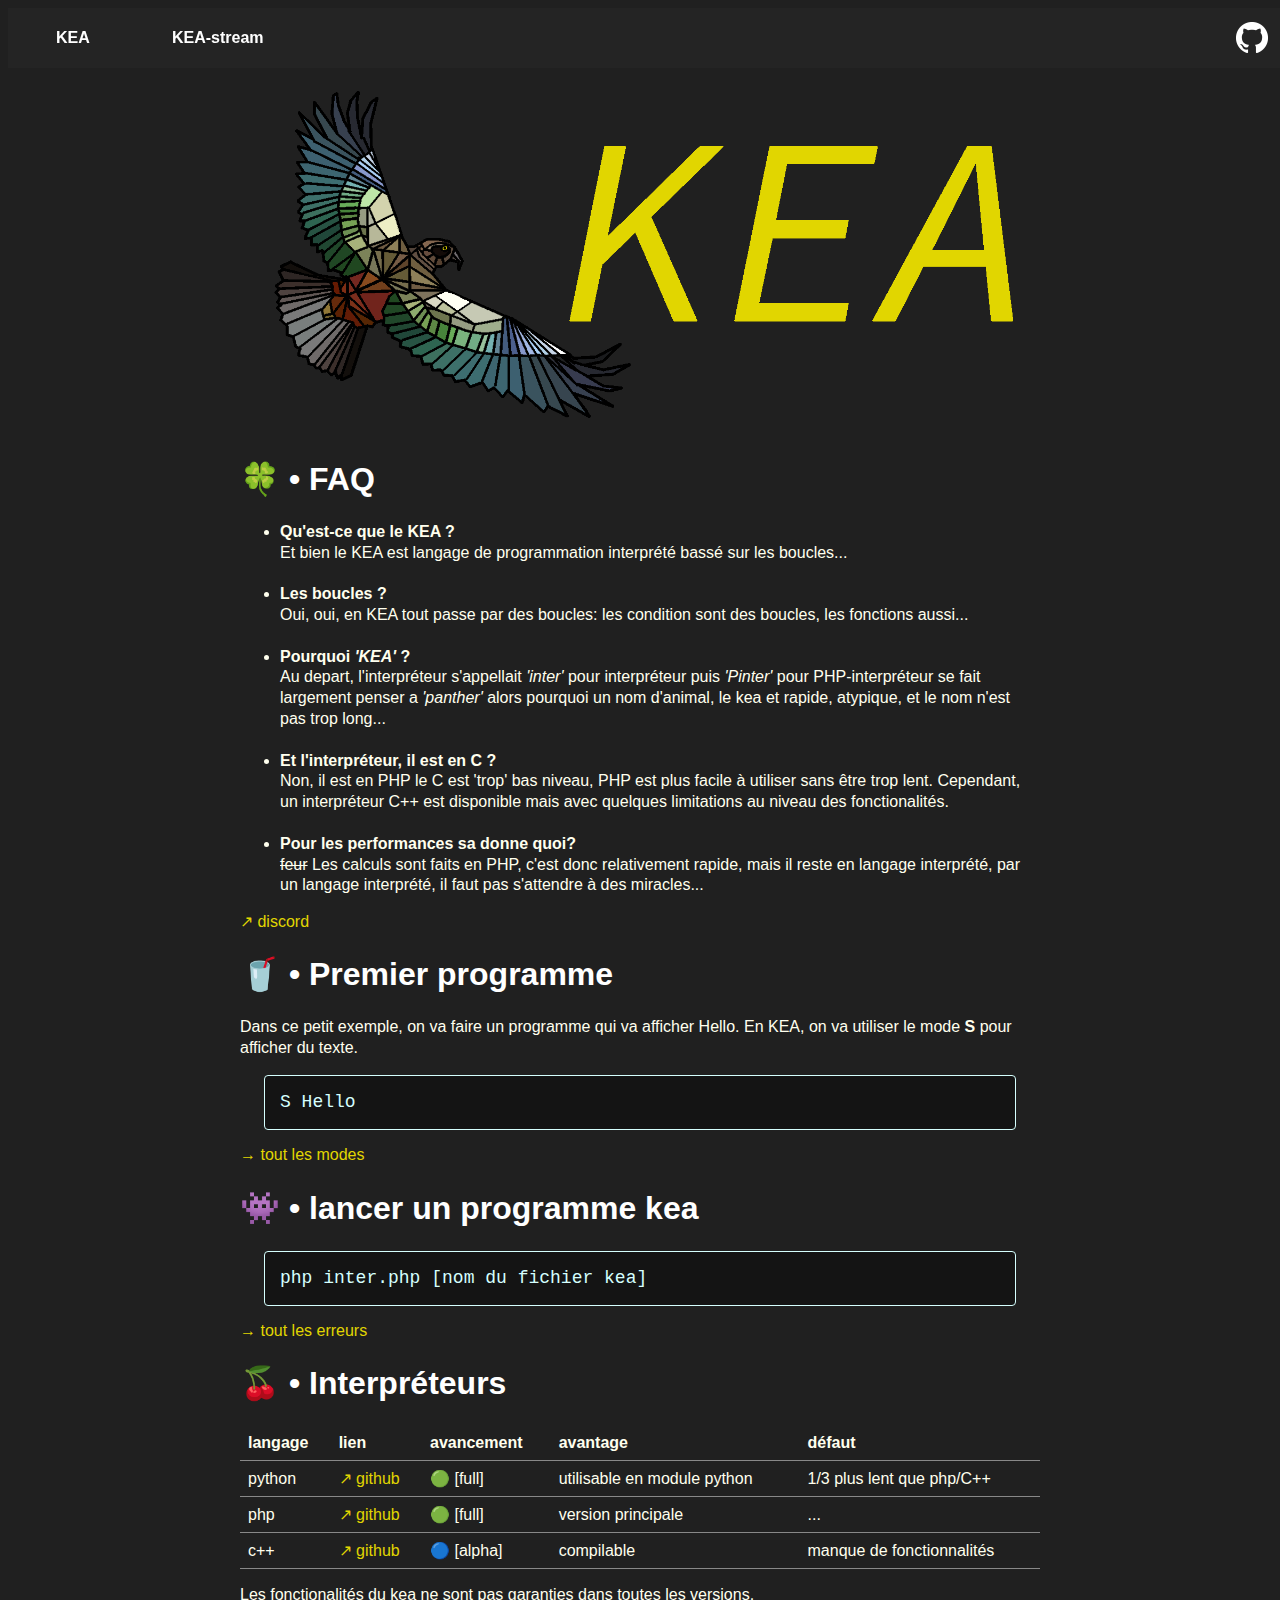
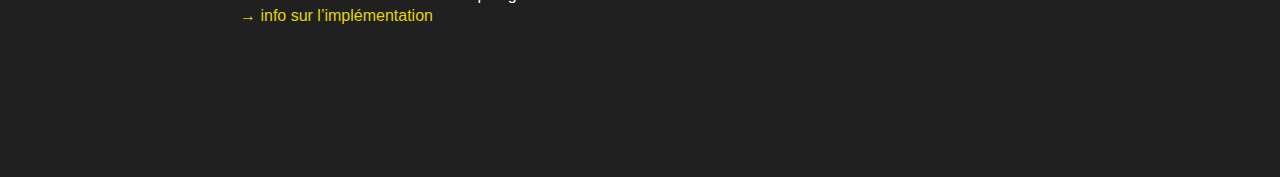
<file: index.html>
<head>
    <meta charset="utf-8">
    <title>🦅 • KEA - doc</title>
    <link rel="stylesheet" href="css/kea.css">
</head>

<body>
    <header>
            <nav>
                <ul class="menu">
                    <li><a href="https://kea-corp.github.io">KEA</a></li>
                    <li><a href="https://kea-corp.github.io/stream">KEA-stream</a></li>
                </ul>
            </nav>
            <a href="https://github.com/KEA-corp">
                <img src="img/github.png" alt="github" class="head_logo">
            </a>
    </header>

    <div class="div_center">
        <br><br>
        <p align="center">
            <img src="https://kea-corp.github.io/logo/kea.png" class="big_logo">
        </p>

        <h1>🍀 • FAQ</h1>
        
        <ul>
            <li>Qu'est-ce que le KEA ?</li>
            Et bien le KEA est langage de programmation interprété bassé
            sur les boucles...<br><br>
            
            <li>Les boucles ?</li>
            Oui, oui, en KEA tout passe par des boucles: les condition
            sont des boucles, les fonctions aussi...<br><br>
            
            <li>Pourquoi <i>'KEA'</i> ?</li>
            Au depart, l'interpréteur s'appellait <i>'inter'</i> pour interpréteur
            puis <i>'Pinter'</i> pour PHP-interpréteur se fait largement penser a
            <i>'panther'</i> alors pourquoi un nom d'animal, le kea et rapide,
            atypique, et le nom n'est pas trop long...<br><br>
            
            <li>Et l'interpréteur, il est en C ?</li>
            Non, il est en PHP le C est 'trop' bas niveau, PHP est plus facile
            à utiliser sans être trop lent. Cependant, un interpréteur C++ est
            disponible mais avec quelques limitations au niveau des fonctionalités.<br><br>
            
            <li>Pour les performances sa donne quoi?</li>
            <strike>feur</strike> Les calculs sont faits en PHP, c'est donc relativement
            rapide, mais il reste en langage interprété, par un langage interprété,
            il faut pas s'attendre à des miracles...
        </ul>
        
        <a href="http://pf4.ddns.net/discord">
            ↗ discord
        </a>
        
        <h1> 🥤 • Premier programme </h1>
        
        <p>
            Dans ce petit exemple, on va faire un programme qui va afficher Hello.
            En KEA, on va utiliser le mode <b>S</b> pour afficher du texte.
        </p>
        
        <div class="code">
            S Hello
        </div>
        
        <a href="https://kea-corp.github.io/doc/modes.html">
            → tout les modes
        </a>
        
        <h1> 👾 • lancer un programme kea </h1>
        
        <div class="code">
            php inter.php [nom du fichier kea]
        </div>
            
            <a href="https://kea-corp.github.io/doc/errors.html">
                → tout les erreurs
            </a>
            
            <h1> 🍒 • Interpréteurs </h1>
            
            <table>
                <tr>
                    <th>langage</th>
                    <th>lien</th>
                    <th>avancement</th>
                    <th>avantage</th>
                    <th>défaut</th>
                </tr>
                <tr>
                    <td>python</td>
                    <td>
                        <a href="https://github.com/KEA-corp/simple-py">
                            ↗ github
                        </a>
                </td>
                <td>🟢 [full]</td>
                <td>utilisable en module python</td>
                <td>1/3 plus lent que php/C++</td>
            </tr>
            <tr>
                <td>php</td>
                <td>
                    <a href="https://github.com/KEA-corp/KEA-php">
                        ↗ github
                    </a>
                </td>
                <td>🟢 [full]</td>
                <td>version principale</td>
                <td>...</td>
            </tr>
            <tr>
                <td>c++</td>
                <td>
                    <a href="https://github.com/KEA-corp/KEA-cpp">
                        ↗ github
                    </a>
                </td>
                <td>🔵 [alpha]</td>
                <td>compilable</td>
                <td>manque de fonctionnalités</td>
            </tr>
        </table>
        
        <p>
            Les fonctionalités du kea ne sont pas garanties dans toutes les versions.<br>
            <a href="https://kea-corp.github.io/doc/implemented.html">
                → info sur l’implémentation
            </a>
        </p>
    </div>
</body>
</file>
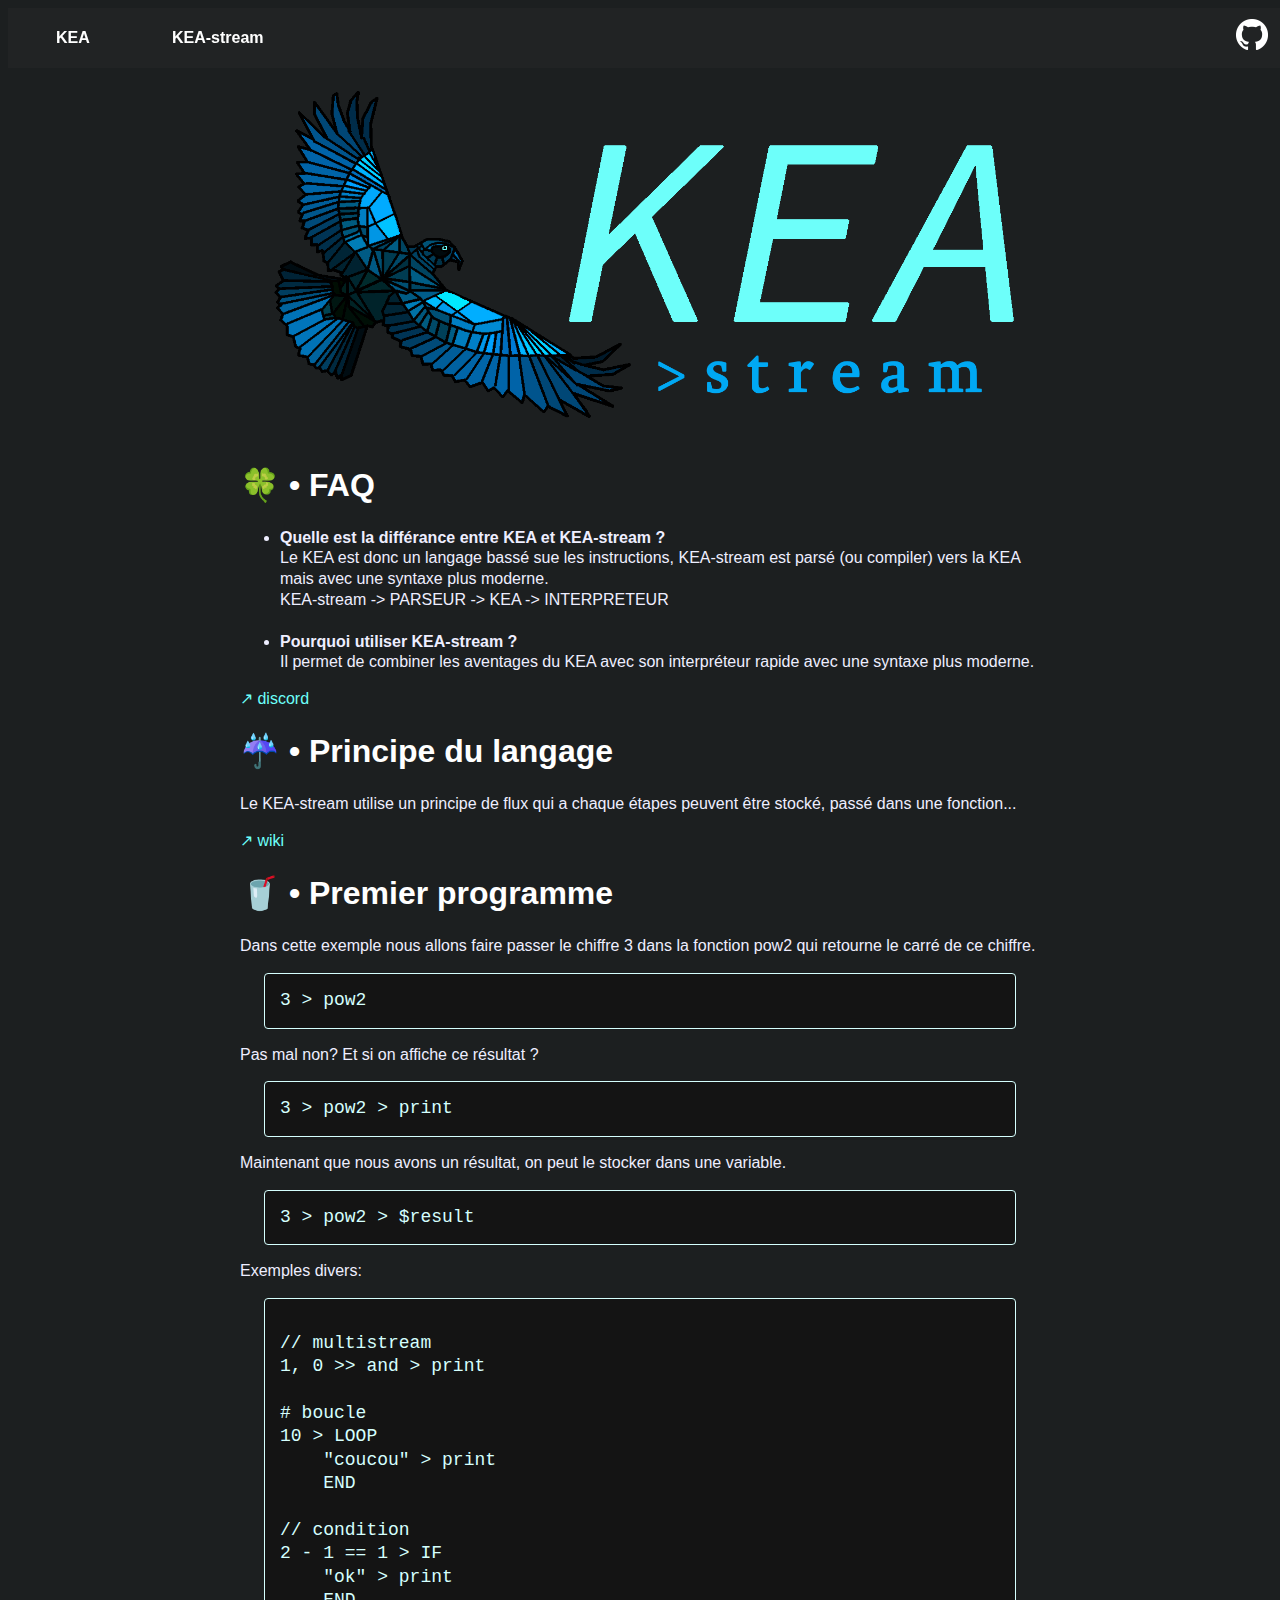
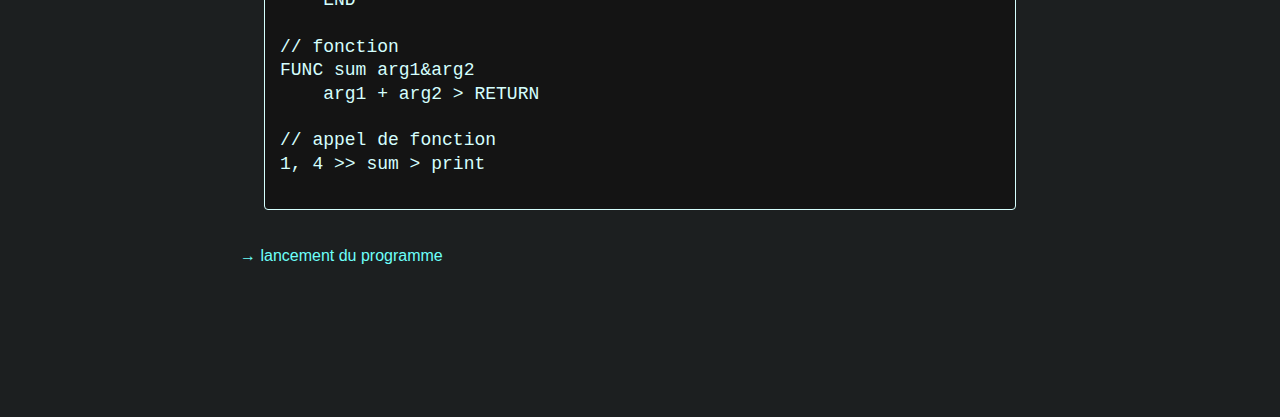
<file: stream/index.html>
<!DOCTYPE html>
<head>
    <meta charset="utf-8">
    <title>🦅 • KEA - doc</title>
    <link rel="stylesheet" href="../css/stream.css">
</head>

<body>
    <header>
            <nav>
                <ul class="menu">
                    <li><a href="https://kea-corp.github.io">KEA</a></li>
                    <li><a href="https://kea-corp.github.io/stream">KEA-stream</a></li>
                </ul>
            </nav>
            <a href="https://github.com/KEA-corp">
                <img src="../img/github.png" alt="github" class="head_logo">
            </a>
    </header>

    <div class="div_center">
        <br><br>
        <p align="center">
            <img src="https://kea-corp.github.io/logo/kea_stream.png" class="big_logo">
        </p>

        <h1>🍀 • FAQ </h1>
        
        <ul>
            <li>Quelle est la différance entre KEA et KEA-stream ?</li>
            Le KEA est donc un langage bassé sue les instructions, KEA-stream
            est parsé (ou compiler) vers la KEA mais avec une syntaxe
            plus moderne.<br>
            KEA-stream -> PARSEUR -> KEA -> INTERPRETEUR<br><br>

            <li>Pourquoi utiliser KEA-stream ?</li>
            Il permet de combiner les aventages du KEA avec son interpréteur rapide
            avec une syntaxe plus moderne.<br>
        </ul>

        <a href="http://pf4.ddns.net/discord">
            ↗ discord
        </a>

        <h1> ☔ • Principe du langage </h1>
        
        <p>
            Le KEA-stream utilise un principe de flux qui a chaque étapes peuvent être
            stocké, passé dans une fonction...
        </p>

        <a href="https://esolangs.org/wiki/KS">
            ↗ wiki
        </a>

        <h1> 🥤 • Premier programme </h1>
        
        <p>
            Dans cette exemple nous allons faire passer le chiffre 3 dans la fonction
            pow2 qui retourne le carré de ce chiffre.
        </p>
        <div class="code">
            3 > pow2
        </div>
        <p>
            Pas mal non? Et si on affiche ce résultat ?
        </p>
        <div class="code">
            3 > pow2 > print
        </div>
        <p>
            Maintenant que nous avons un résultat, on peut le stocker dans une variable.
        </p>
        <div class="code">
            3 > pow2 > $result
        </div>
        <p>
            Exemples divers: 
        </p>
        <div class="code">
<pre>
// multistream
1, 0 >> and > print

# boucle
10 > LOOP
    "coucou" > print
    END

// condition
2 - 1 == 1 > IF
    "ok" > print
    END

// fonction
FUNC sum arg1&arg2
    arg1 + arg2 > RETURN

// appel de fonction
1, 4 >> sum > print</pre>
        </div><br>
        <a href = "https://kea-corp.github.io/stream/commande.html">
            → lancement du programme
        </a>
    </div>
</body>
</file>
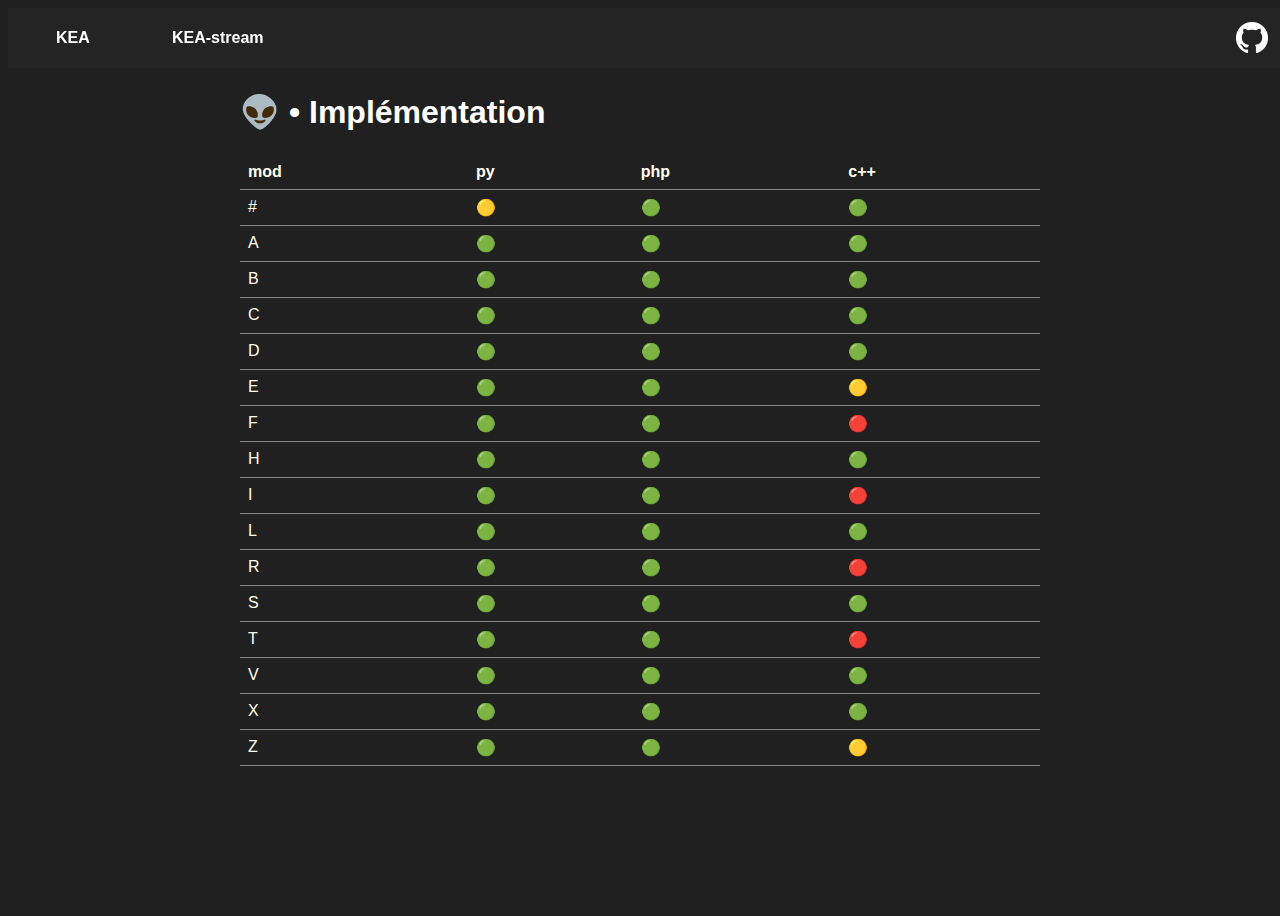
<file: doc/implemented.html>
<head>
    <meta charset="utf-8">
    <title>🦅 • KEA - Implémentation</title>
    <link rel="stylesheet" href="../css/kea.css">
</head>

<body>
    <header>
        <nav>
            <ul class="menu">
                <li><a href="https://kea-corp.github.io">KEA</a></li>
                <li><a href="https://kea-corp.github.io/stream">KEA-stream</a></li>
            </ul>
        </nav>
        <a href="https://github.com/KEA-corp">
            <img src="../img/github.png" alt="github" class="head_logo">
        </a>
    </header>

    <div class="div_center">
        <br><br>
        <br><h1> 👽 • Implémentation </h1>

        <table>
            <tr>
                <th>mod</th>
                <th>py</th>
                <th>php</th>
                <th>c++</th>
            </tr>
            <tr>
                <td>#</td>
                <td>🟡</td>
                <td>🟢</td>
                <td>🟢</td>
            </tr>
            <tr>
                <td>A</td>
                <td>🟢</td>
                <td>🟢</td>
                <td>🟢</td>
            </tr>
            <tr>
                <td>B</td>
                <td>🟢</td>
                <td>🟢</td>
                <td>🟢</td>
            </tr>
            <tr>
                <td>C</td>
                <td>🟢</td>
                <td>🟢</td>
                <td>🟢</td>
            </tr>
            <tr>
                <td>D</td>
                <td>🟢</td>
                <td>🟢</td>
                <td>🟢</td>
            </tr>
            <tr>
                <td>E</td>
                <td>🟢</td>
                <td>🟢</td>
                <td>🟡</td>
            </tr>
            <tr>
                <td>F</td>
                <td>🟢</td>
                <td>🟢</td>
                <td>🔴</td>
            </tr>
            <tr>
                <td>H</td>
                <td>🟢</td>
                <td>🟢</td>
                <td>🟢</td>
            </tr>
            <tr>
                <td>I</td>
                <td>🟢</td>
                <td>🟢</td>
                <td>🔴</td>
            </tr>
            <tr>
                <td>L</td>
                <td>🟢</td>
                <td>🟢</td>
                <td>🟢</td>
            </tr>
            <tr>
                <td>R</td>
                <td>🟢</td>
                <td>🟢</td>
                <td>🔴</td>
            </tr>
            <tr>
                <td>S</td>
                <td>🟢</td>
                <td>🟢</td>
                <td>🟢</td>
            </tr>
            <tr>
                <td>T</td>
                <td>🟢</td>
                <td>🟢</td>
                <td>🔴</td>
            </tr>
            <tr>
                <td>V</td>
                <td>🟢</td>
                <td>🟢</td>
                <td>🟢</td>
            </tr>
            <tr>
                <td>X</td>
                <td>🟢</td>
                <td>🟢</td>
                <td>🟢</td>
            </tr>
            <tr>
                <td>Z</td>
                <td>🟢</td>
                <td>🟢</td>
                <td>🟡</td>
            </tr>
        </table>
    </div>
</body>
</file>
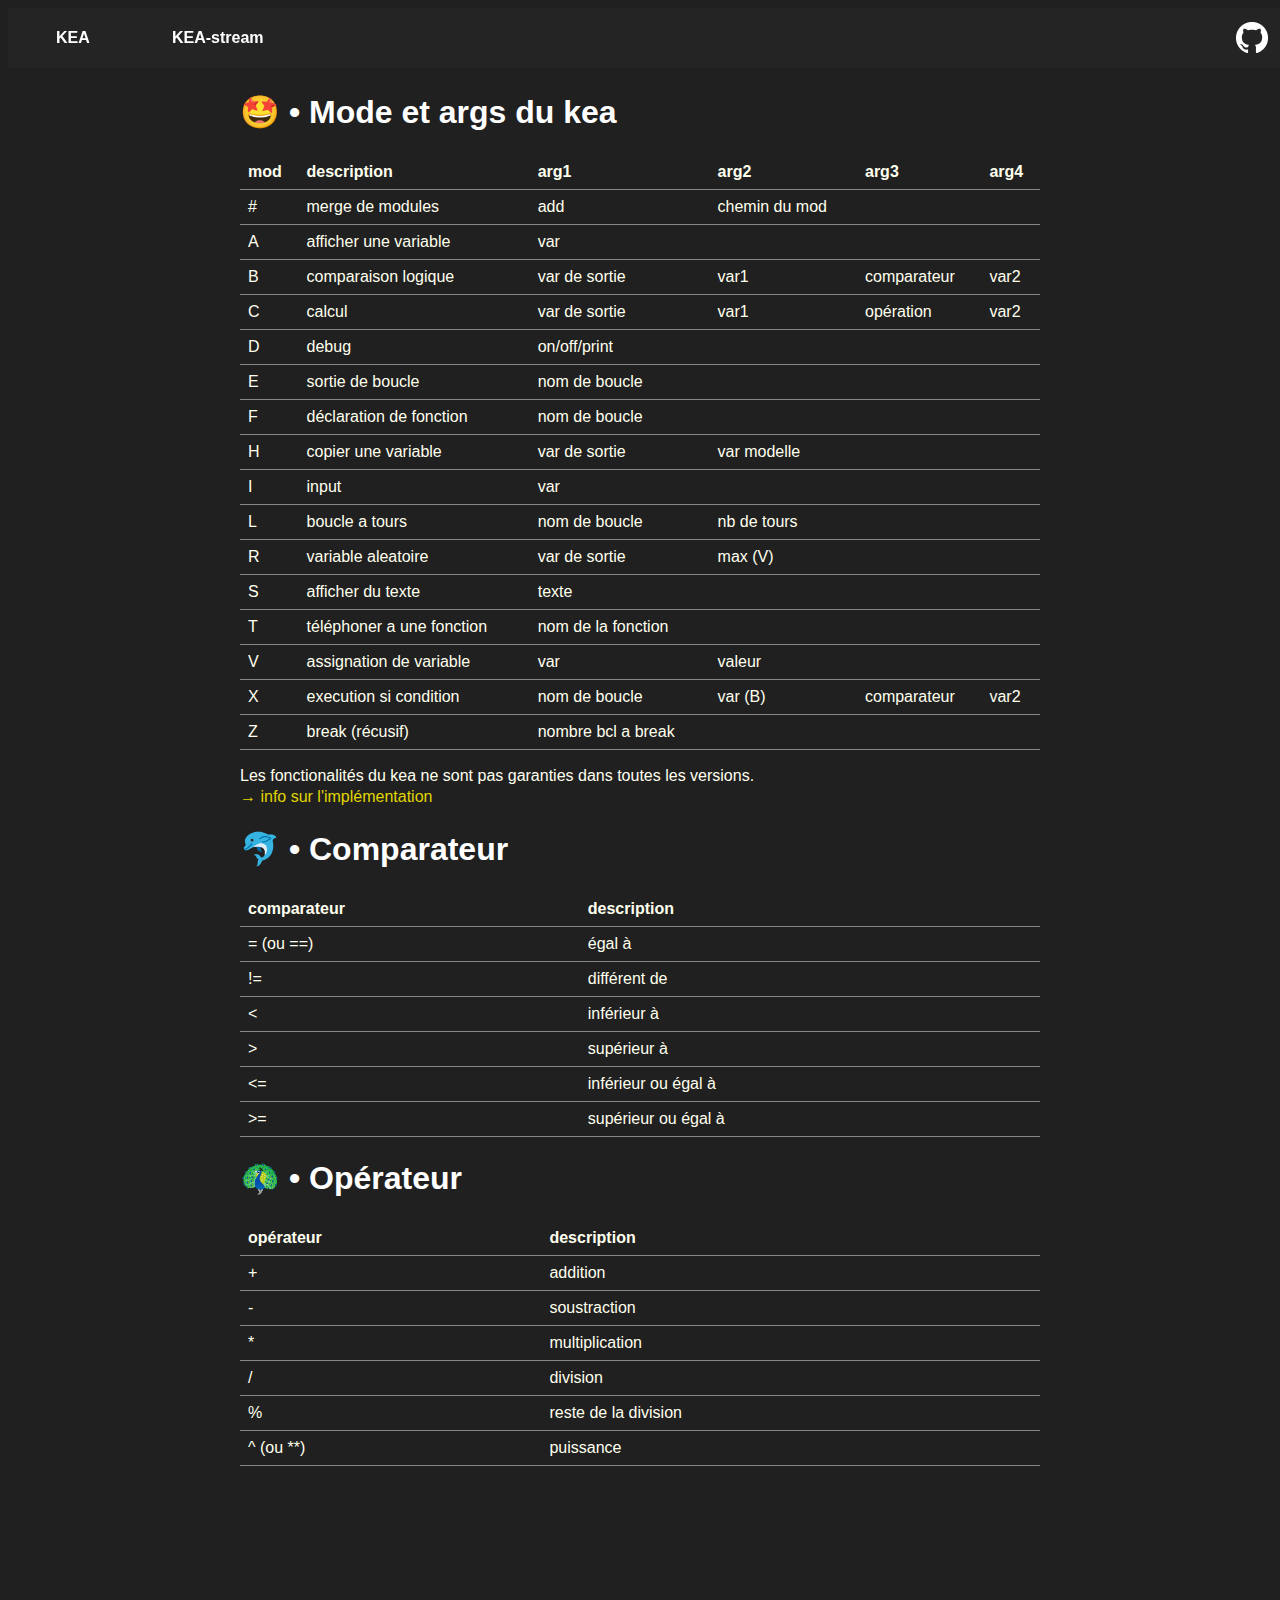
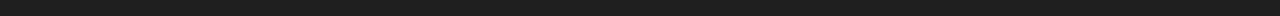
<file: doc/modes.html>
<head>
    <meta charset="utf-8">
    <title>🦅 • KEA - erreurs</title>
    <link rel="stylesheet" href="../css/kea.css">
</head>

<body>
    <header>
        <nav>
            <ul class="menu">
                <li><a href="https://kea-corp.github.io">KEA</a></li>
                <li><a href="https://kea-corp.github.io/stream">KEA-stream</a></li>
            </ul>
        </nav>
        <a href="https://github.com/KEA-corp">
            <img src="../img/github.png" alt="github" class="head_logo">
        </a>
    </header>

    <div class="div_center">
        <br><br>
        <br><h1> 🤩 • Mode et args du kea </h1>
        
        <table>
            <tr>
                <th>mod</th>
                <th>description</th>
                <th>arg1</th>
                <th>arg2</th>
                <th>arg3</th>
                <th>arg4</th>
            </tr>
            <tr>
                <td>#</td>
                <td>merge de modules</td>
                <td>add</td>
                <td>chemin du mod</td>
                <td></td>
                <td></td>
            </tr>
            <tr>
                <td>A</td>
                <td>afficher une variable</td>
                <td>var</td>
                <td></td>
                <td></td>
                <td></td>
            </tr>
            <tr>
                <td>B</td>
                <td>comparaison logique</td>
                <td>var de sortie</td>
                <td>var1</td>
                <td>comparateur</td>
                <td>var2</td>
            </tr>
            <tr>
                <td>C</td>
                <td>calcul</td>
                <td>var de sortie</td>
                <td>var1</td>
                <td>opération</td>
                <td>var2</td>
            </tr>
            <tr>
                <td>D</td>
                <td>debug</td>
                <td>on/off/print</td>
                <td></td>
                <td></td>
                <td></td>
            </tr>
            <tr>
                <td>E</td>
                <td>sortie de boucle</td>
                <td>nom de boucle</td>
                <td></td>
                <td></td>
                <td></td>
            </tr>
            <tr>
                <td>F</td>
                <td>déclaration de fonction</td>
                <td>nom de boucle</td>
                <td></td>
                <td></td>
                <td></td>
            </tr>
            <tr>
                <td>H</td>
                <td>copier une variable</td>
                <td>var de sortie</td>
                <td>var modelle</td>
                <td></td>
                <td></td>
            </tr>
            <tr>
                <td>I</td>
                <td>input</td>
                <td>var</td>
                <td></td>
                <td></td>
                <td></td>
            </tr>
            <tr>
                <td>L</td>
                <td>boucle a tours</td>
                <td>nom de boucle</td>
                <td>nb de tours</td>
                <td></td>
                <td></td>
            </tr>
            <tr>
                <td>R</td>
                <td>variable aleatoire</td>
                <td>var de sortie</td>
                <td>max (V)</td>
                <td></td>
                <td></td>
            </tr>
            <tr>
                <td>S</td>
                <td>afficher du texte</td>
                <td>texte</td>
                <td></td>
                <td></td>
                <td></td>
            </tr>
            <tr>
                <td>T</td>
                <td>téléphoner a une fonction</td>
                <td>nom de la fonction</td>
                <td></td>
                <td></td>
                <td></td>
            </tr>
            <tr>
                <td>V</td>
                <td>assignation de variable</td>
                <td>var</td>
                <td>valeur</td>
                <td></td>
                <td></td>
            </tr>
            <tr>
                <td>X</td>
                <td>execution si condition</td>
                <td>nom de boucle</td>
                <td>var (B)</td>
                <td>comparateur</td>
                <td>var2</td>
            </tr>
            <tr>
                <td>Z</td>
                <td>break (récusif)</td>
                <td>nombre bcl a break</td>
                <td></td>
                <td></td>
                <td></td>
            </tr>
        </table>

        <p>
            Les fonctionalités du kea ne sont pas garanties dans toutes les versions.<br>
            <a href="https://kea-corp.github.io/doc/implemented.html">
                → info sur l'implémentation
            </a>
        </p>

        <h1> 🐬 • Comparateur </h1>

        <table>

            <tr>
                <th>comparateur</th>
                <th>description</th>
            </tr>
            <tr>
                <td>= (ou ==)</td>
                <td>égal à</td>
            </tr>
            <tr>
                <td>!=</td>
                <td>différent de</td>
            </tr>
            <tr>
                <td><</td>
                <td>inférieur à</td>
            </tr>
            <tr>
                <td>></td>
                <td>supérieur à</td>
            </tr>
            <tr>
                <td><=</td>
                <td>inférieur ou égal à</td>
            </tr>
            <tr>
                <td>>=</td>
                <td>supérieur ou égal à</td>
            </tr>
        </table>

        <h1> 🦚 • Opérateur </h1>

        <table>

            <tr>
                <th>opérateur</th>
                <th>description</th>
            </tr>
            <tr>
                <td>+</td>
                <td>addition</td>
            </tr>
            <tr>
                <td>-</td>
                <td>soustraction</td>
            </tr>
            <tr>
                <td>*</td>
                <td>multiplication</td>
            </tr>
            <tr>
                <td>/</td>
                <td>division</td>
            </tr>
            <tr>
                <td>%</td>
                <td>reste de la division</td>
            </tr>
            <tr>
                <td>^ (ou **)</td>
                <td>puissance</td>
            </tr>
        </table>
    </div>
</body>
</file>
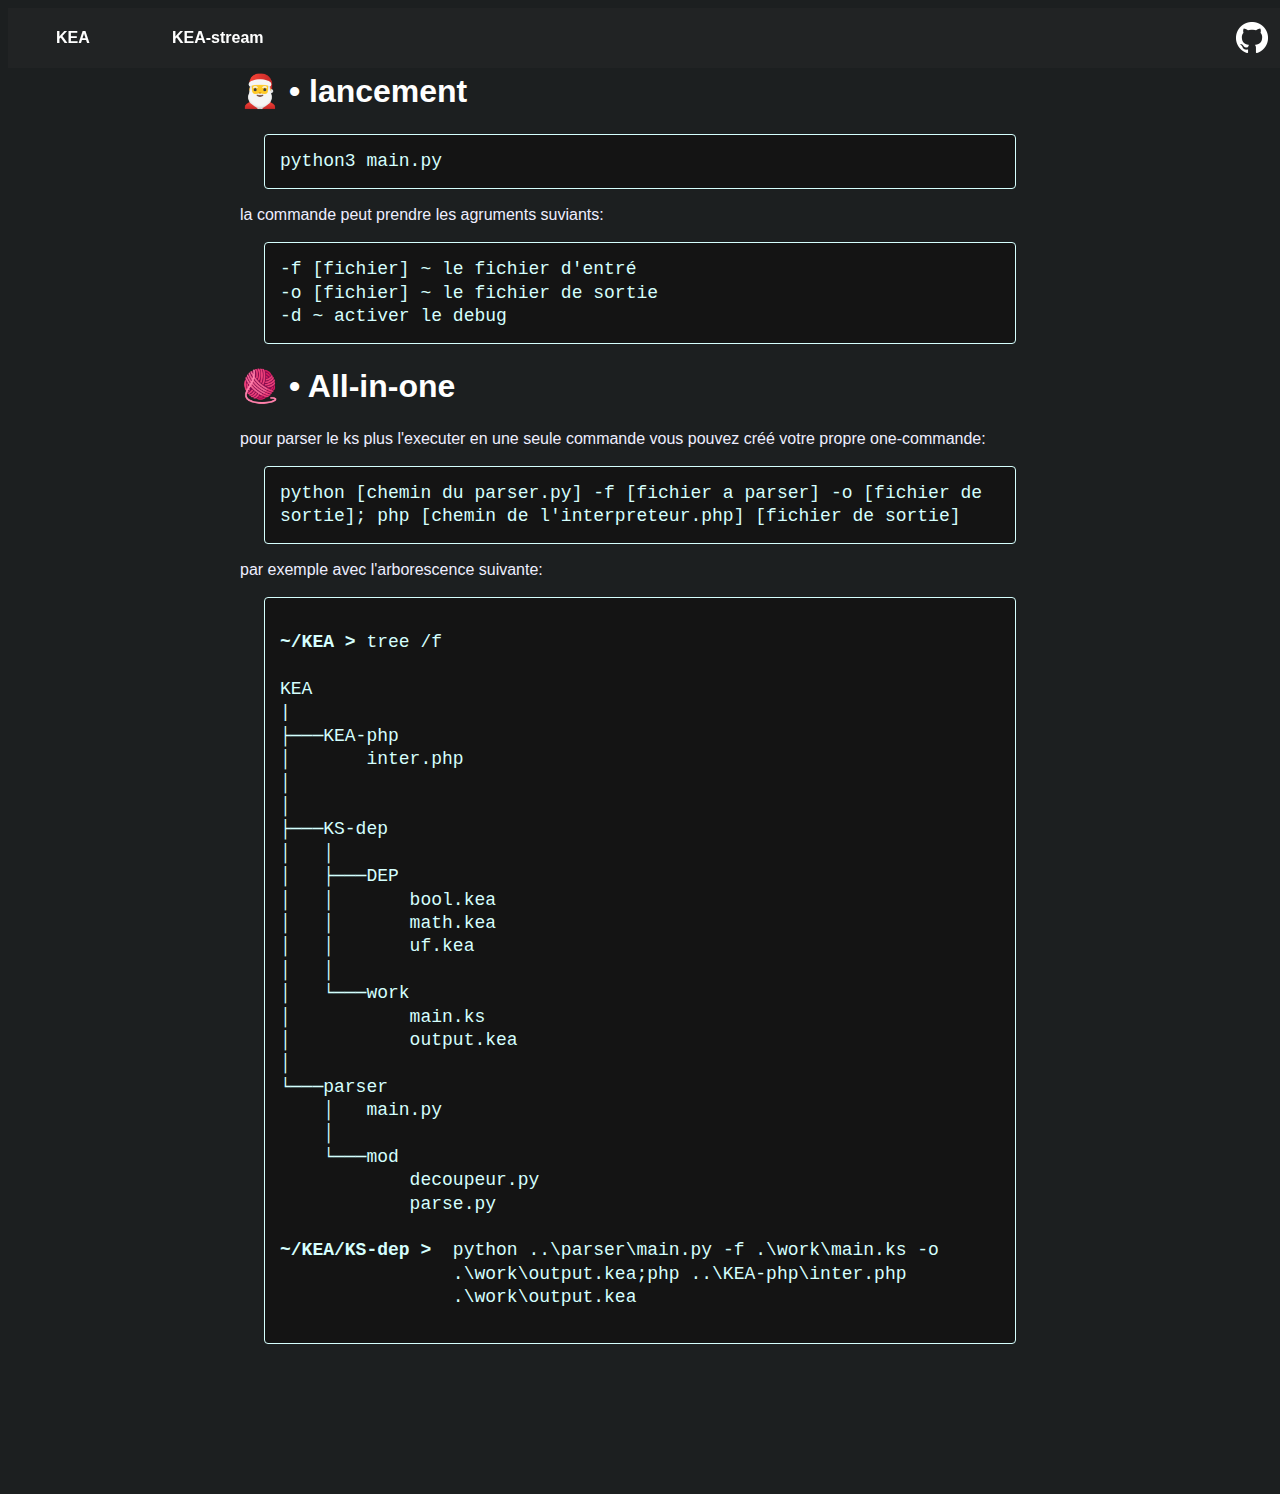
<file: stream/commande.html>
<head>
    <meta charset="utf-8">
    <title>🦅 • KEA - doc </title>
    <link rel="stylesheet" href="../css/stream.css">
</head>

<body>
    <header>
            <nav>
                <ul class="menu">
                    <li><a href="https://kea-corp.github.io">KEA</a></li>
                    <li><a href="https://kea-corp.github.io/stream">KEA-stream</a></li>
                </ul>
            </nav>
            <a href="https://github.com/KEA-corp">
                <img src="../img/github.png" alt="github" class="head_logo">
            </a>
    </header>

    <div class="div_center">
        <br><br>

        <h1> 🎅 • lancement </h1>
        <div class="code">
            python3 main.py
        </div>
        <p>
            la commande peut prendre les agruments suviants:
        </p>
        <div class="code">
            -f [fichier] ~ le fichier d'entré<br>
            -o [fichier] ~ le fichier de sortie<br>
            -d           ~ activer le debug<br>
        </div>

        <h1> 🧶 • All-in-one </h1>
        <p>
            pour parser le ks plus l'executer en une seule commande vous pouvez créé votre propre one-commande:
        </p>
        <div class="code">
            python [chemin du parser.py] -f [fichier a parser] -o [fichier de sortie];
            php [chemin de l'interpreteur.php] [fichier de sortie]
        </div>
        <p>
            par exemple avec l'arborescence suivante:
        </p>
        
        <div class="code"><pre>
<b>~/KEA ></b> tree /f

KEA
|
├───KEA-php
│       inter.php
│
│
├───KS-dep
│   │
│   ├───DEP
│   │       bool.kea
│   │       math.kea
│   │       uf.kea
│   │
│   └───work
│           main.ks
│           output.kea
│
└───parser
    │   main.py
    │
    └───mod
            decoupeur.py
            parse.py

<b>~/KEA/KS-dep ></b>  python ..\parser\main.py -f .\work\main.ks -o
                .\work\output.kea;php ..\KEA-php\inter.php
                .\work\output.kea
</pre></div>
    </div>
</body>
</file>
<file: css/kea.css>
body{
    background-color: #202020;
    color: #ffe;
    font-family: Verdana, Tahoma, sans-serif;
    justify-content: space-between;
    line-height: 1.3;
    margin-bottom: 150px;
}

h1 {
    color: #fff;
}

.div_center {
    max-width: 800px;
    margin: 0 auto;
    position: relative;
    padding: 0 20px;
}

a {
    color: #e1d600;
    text-decoration: none;
}

table {
    border-collapse: collapse;
    width: 100%;
}

th, td {
    padding: 8px;
    text-align: left;
    border-bottom: 1px solid #888;
}

.big_logo {
    max-width: 800px;
    margin: 0 auto;
    position: relative;
    padding: 0 20px;
}


.head_logo {
    max-width: 40px;
    margin: 0 auto;
    position: relative;
    padding: 0 20px;
}

.code {
    background-color: #141414;
    color: #d5fffe;
    font-family: monospace;
    font-size: 18px;
    padding: 15px;
    border: 1px solid #d5fffe;
    border-radius: 4px;
    width: 90%;
    margin: 0 auto;
    margin-bottom: 15px;
}

li {
    font-weight: bold;
}

.menu {
    display: flex;               /* Transformation en flexbox */
    padding: 0;                  /* Suppression des marges internes */
    justify-content: center;     /* Alignements des liens dans le menu */
}

.menu li {
    list-style-type: none ;       /* Suppression des puces */
}

.menu a {
    display: block;               /* Transformation en block */
    min-width: 100px;             /* Largeur minimale des liens */   
    
    margin: 0.5rem;               /* Marges externes (1 valeurs = 4 directions) */
    padding: 0.4rem 0;            /* Marges internes (2 valeurs = haut/bas et gauche/droite)*/
    color: #FFFFFF;             /* Couleur du texte */
    transition: all 0.2s;         /* Ajout des effets de transition */
}

.menu a:hover {
    color: #ffe843;
}


header {
    background-color: rgb(42, 42, 42, 0.4);
    position: fixed;
    width: 100%;
    height: 60px;
    display: flex;
    align-items: center;
    justify-content: space-between;
    z-index: 1;
}


header nav {
    margin-left: 40px;
    width: 30%;
    display: flex;
    align-items: center;
    justify-content: space-between;
}
</file>
<file: css/stream.css>
body{
    background-color: #1c1f20;
    color: #eef;
    font-family: Verdana, Tahoma, sans-serif;
    justify-content: space-between;
    line-height: 1.3;
    margin-bottom: 150px;
}

h1 {
    color: #fff;
}

.div_center {
    max-width: 800px;
    margin: 0 auto;
    position: relative;
    padding: 0 20px;
}

a {
    color: #6DFFFA;
    text-decoration: none;
}

table {
    border-collapse: collapse;
    width: 100%;
}

th, td {
    padding: 8px;
    text-align: left;
    border-bottom: 1px solid #888;
}

.big_logo {
    max-width: 800px;
    margin: 0 auto;
    position: relative;
    padding: 0 20px;
}


.head_logo {
    max-width: 40px;
    margin: 0 auto;
    position: relative;
    padding: 0 20px;
}

.code {
    background-color: #141414;
    color: #d5fffe;
    font-family: monospace;
    font-size: 18px;
    padding: 15px;
    border: 1px solid #d5fffe;
    border-radius: 4px;
    width: 90%;
    margin: 0 auto;
    margin-bottom: 15px;
}

li {
    font-weight: bold;
}

.menu {
    display: flex;              /* Transformation en flexbox */
    padding:0;                  /* Suppression des marges internes */
    justify-content: center;     /* Alignements des liens dans le menu */
}

.menu li {
    list-style-type: none ;       /* Suppression des puces */
}

.menu a {
    display: block;                /* Transformation en block */
    min-width: 100px;             /* Largeur minimale des liens */   
    
    margin: 0.5rem;               /* Marges externes (1 valeurs = 4 directions) */
    padding: 0.4rem 0;            /* Marges internes (2 valeurs = haut/bas et gauche/droite)*/
    color: #FFFFFF;                  /* Couleur du texte */
    transition: all 0.2s;          /* Ajout des effets de transition */
}

.menu a:hover {
    color: #6DFFFA;
}


header {
    background-color: rgb(42, 42, 42, 0.4);
    position: fixed;
    width: 100%;
    height: 60px;
    display: flex;
    align-items: center;
    justify-content: space-between;
    z-index: 1;
}


header nav {
    margin-left: 40px;
    width: 30%;
    display: flex;
    align-items: center;
    justify-content: space-between;
}
</file>
